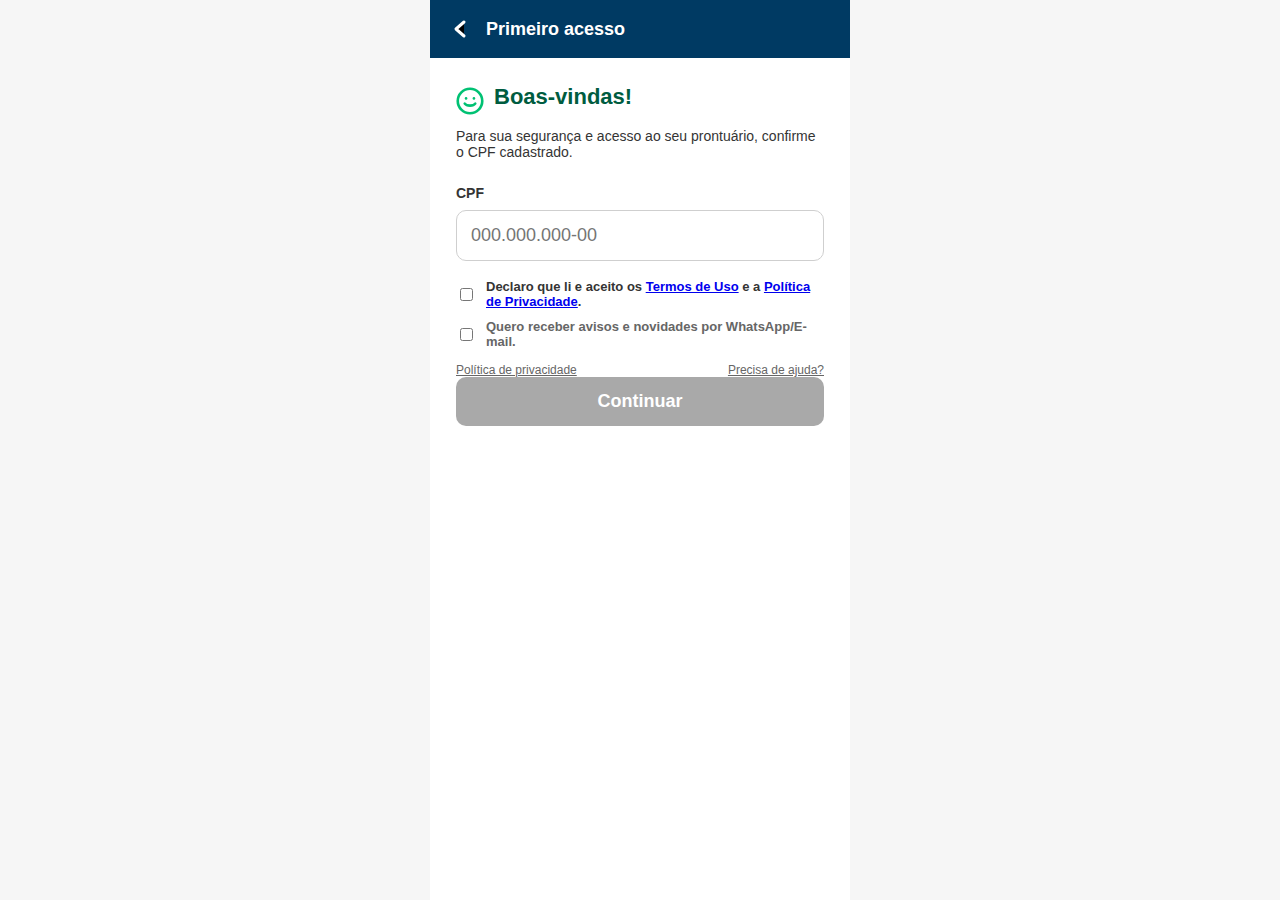
<file: index.html>
<!DOCTYPE html>
<html lang="pt-BR">
<head>
<meta charset="UTF-8">
<meta name="viewport" content="width=device-width, initial-scale=1.0">
<title>Angel Telemed — Primeiro acesso</title>
<link rel="stylesheet" href="assets/css/style.css">
</head>
<body>
<div class="app">
  <div class="topbar">
    <img src="assets/img/icon-back.svg" alt="Voltar" class="back" onclick="history.back()">
    <div class="title">Primeiro acesso</div>
  </div>

  <div class="main">
    <div class="welcome">
      <img src="assets/img/icon-welcome.svg" alt="" width="28" height="28">
      <h1>Boas-vindas!</h1>
    </div>
    <p class="lead">
      Para sua segurança e acesso ao seu prontuário, confirme o CPF cadastrado.
    </p>

    <label for="cpf">CPF</label>
    <input id="cpf" class="input" type="text" placeholder="000.000.000-00" aria-label="Digite seu CPF">
    <div id="cpf-err" class="helper">CPF inválido. Confira os números.</div>

    <!-- Consentimento obrigatório -->
    <div class="row" style="margin-top:18px;">
      <input id="lgpd" type="checkbox">
      <label for="lgpd" style="font-size:13px;">
        Declaro que li e aceito os
        <a href="#" id="open-lgpd">Termos de Uso</a> e a
        <a href="#" id="open-lgpd2">Política de Privacidade</a>.
      </label>
    </div>
    <div id="lgpd-err" class="helper">É necessário aceitar os Termos e Política para continuar.</div>

    <!-- Consentimento opcional -->
    <div class="row" style="margin-top:10px;">
      <input id="optin" type="checkbox">
      <label for="optin" class="muted" style="font-size:13px;">
        Quero receber avisos e novidades por WhatsApp/E-mail.
      </label>
    </div>

    <div class="row" style="margin:14px 0 0;">
      <a href="#" id="lgpd-modal-link" class="muted">Política de privacidade</a>
      <div style="flex:1;"></div>
      <a href="https://wa.me/5500000000000" class="muted">Precisa de ajuda?</a>
    </div>

    <button id="btn-next" class="btn btn-primary" disabled>Continuar</button>
  </div>
</div>

<!-- Modal simples LGPD -->
<div id="lgpd-bg" class="modal-bg">
  <div class="modal">
    <span id="lgpd-close" class="close">×</span>
    <h3>Como usamos seus dados (LGPD)</h3>
    <p>Coletamos CPF para validar elegibilidade e proteger seu acesso clínico. Você pode revogar consentimentos de marketing a qualquer momento.</p>
    <a href="#" target="_blank">Ler política completa</a>
  </div>
</div>

<script type="module">
  import {maskCPF, cpfIsValid, bindLgpdModal} from './assets/js/app.js';

  const cpf = document.getElementById('cpf');
  const errCpf = document.getElementById('cpf-err');
  const btn = document.getElementById('btn-next');
  const lgpd = document.getElementById('lgpd');
  const optin = document.getElementById('optin');
  const errLgpd = document.getElementById('lgpd-err');

  function validate() {
    cpf.value = maskCPF(cpf.value);
    const cpfOk = cpf.value.replace(/\D/g, '').length === 11 && cpfIsValid(cpf.value);
    const lgpdOk = lgpd.checked;

    btn.disabled = !(cpfOk && lgpdOk);

    errCpf.classList.toggle('show', !cpfOk && cpf.value.length >= 14);
    errLgpd.classList.toggle('show', !lgpdOk && cpfOk);

    return cpfOk && lgpdOk;
  }

  cpf.addEventListener('input', validate);
  lgpd.addEventListener('change', validate);
  optin.addEventListener('change', () => {
    console.log('marketing_optin_toggle', { on: optin.checked });
  });

  btn.addEventListener('click', () => {
    if (!validate()) return;
    
    console.log('consent_privacy_accept', { timestamp: Date.now() });
    console.log('onboarding_cpf_submit', { valid: true });

    localStorage.setItem('angel.cpf', cpf.value);
    localStorage.setItem('angel.optin', optin.checked);

    if (cpf.value.startsWith('999')) {
      location.href = 'cpf-nao.html';
    } else {
      location.href = 'cadastro.html';
    }
  });

  bindLgpdModal();
  console.log('onboarding_cpf_view');
</script>
</body>
</html>
</file>
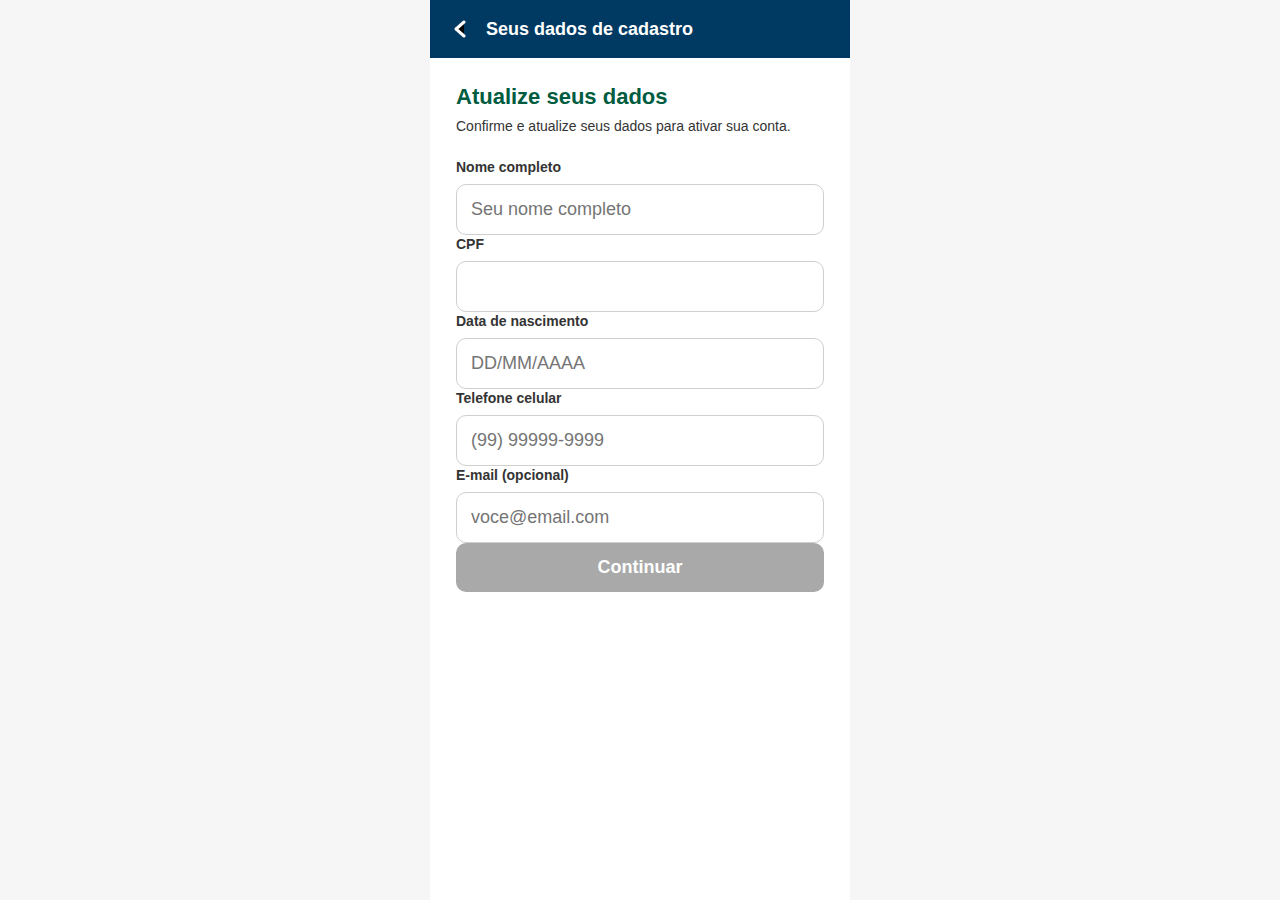
<file: cadastro.html>
<!DOCTYPE html>
<html lang="pt-BR">
<head>
<meta charset="UTF-8">
<meta name="viewport" content="width=device-width, initial-scale=1.0">
<title>Angel Telemed — Seus dados</title>
<link rel="stylesheet" href="assets/css/style.css">
</head>
<body>
<div class="app">
  <div class="topbar">
    <img src="assets/img/icon-back.svg" class="back" onclick="history.back()">
    <div class="title">Seus dados de cadastro</div>
  </div>

  <div class="main">
    <h1>Atualize seus dados</h1>
    <p class="lead">Confirme e atualize seus dados para ativar sua conta.</p>

    <!-- Nome e sobrenome -->
    <label for="nome">Nome completo</label>
    <input id="nome" type="text" placeholder="Seu nome completo" class="input">
    <div id="err-nome" class="helper">Informe nome e sobrenome.</div>

    <!-- CPF readonly -->
    <label for="cpf">CPF</label>
    <input id="cpf" type="text" class="input" readonly>

    <!-- Data de nascimento -->
    <label for="nasc">Data de nascimento</label>
    <input id="nasc" type="text" placeholder="DD/MM/AAAA" class="input">
    <div id="err-nasc" class="helper">Informe uma data válida.</div>

    <!-- Telefone -->
    <label for="phone">Telefone celular</label>
    <input id="phone" type="text" placeholder="(99) 99999-9999" class="input">
    <div id="err-phone" class="helper">Telefone inválido.</div>

    <!-- Email opcional -->
    <label for="email">E-mail (opcional)</label>
    <input id="email" type="email" placeholder="voce@email.com" class="input">
    <div id="err-email" class="helper">Formato de e-mail inválido.</div>

    <button id="btn-next" class="btn btn-primary" disabled>Continuar</button>
  </div>
</div>

<script type="module">
  import {
    maskCPF, cpfIsValid,
    maskPhone, phoneIsValid,
    maskDate, dateIsValid
  } from './assets/js/app.js';

  const nome = document.getElementById('nome');
  const cpf = document.getElementById('cpf');
  const nasc = document.getElementById('nasc');
  const phone = document.getElementById('phone');
  const email = document.getElementById('email');
  const btn = document.getElementById('btn-next');

  cpf.value = localStorage.getItem('angel.cpf') || '';

  function validate() {
    // Nome e Sobrenome
    const nomeOK = nome.value.trim().split(' ').length >= 2;
    document.getElementById('err-nome').classList.toggle('show', !nomeOK);

    // Data válida
    nasc.value = maskDate(nasc.value);
    const nascOK = dateIsValid(nasc.value);
    document.getElementById('err-nasc').classList.toggle('show', !nascOK);

    // Telefone
    phone.value = maskPhone(phone.value);
    const phoneOK = phoneIsValid(phone.value);
    document.getElementById('err-phone').classList.toggle('show', !phoneOK);

    // Email opcional se preenchido
    const emailFilled = email.value.length > 0;
    const emailOK = !emailFilled || /\S+@\S+\.\S+/.test(email.value);
    document.getElementById('err-email').classList.toggle('show', !emailOK);

    btn.disabled = !(nomeOK && nascOK && phoneOK && emailOK);
  }

  nome.addEventListener('input', validate);
  nasc.addEventListener('input', validate);
  phone.addEventListener('input', validate);
  email.addEventListener('input', validate);

  btn.addEventListener('click', () => {
    if (btn.disabled) return;

    localStorage.setItem('angel.nome', nome.value);
    localStorage.setItem('angel.nasc', nasc.value);
    localStorage.setItem('angel.phone', phone.value);
    localStorage.setItem('angel.email', email.value);

    console.log('onboarding_profile_submit', {valid: true});
    location.href = 'otp.html';
  });

  console.log('onboarding_profile_view');
</script>
</body>
</html>
</file>
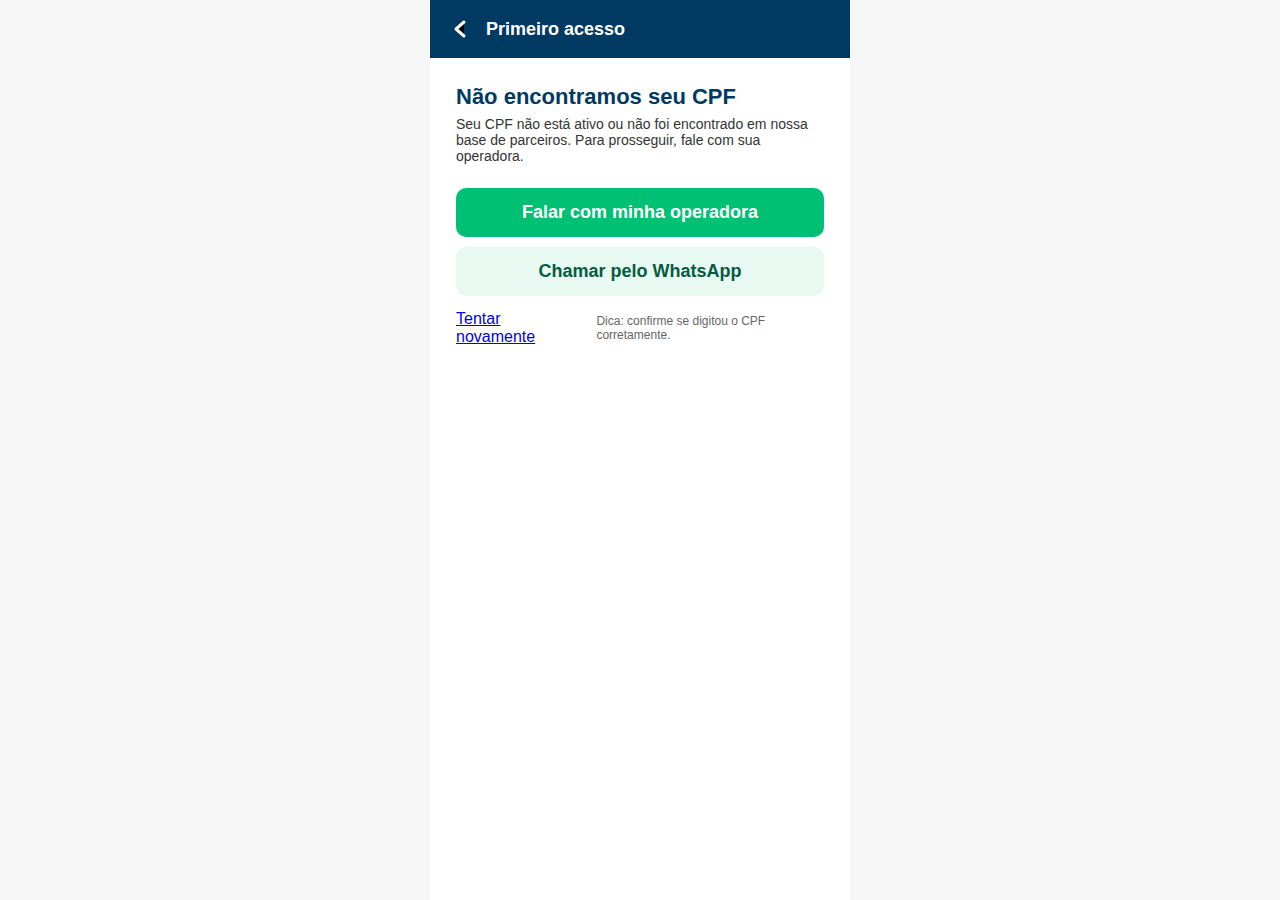
<file: cpf-nao.html>
<!DOCTYPE html>
<html lang="pt-BR">
<head>
<meta charset="utf-8">
<meta name="viewport" content="width=device-width, initial-scale=1.0">
<title>Angel Telemed — Não encontramos seu CPF</title>
<link rel="stylesheet" href="assets/css/style.css">
</head>
<body>
<div class="app">
  <div class="topbar">
    <img src="assets/img/icon-back.svg" class="back" alt="Voltar" onclick="location.href='index.html'">
    <div class="title">Primeiro acesso</div>
  </div>
  <div class="main">
    <h1 style="color:#003A63;margin-bottom:6px">Não encontramos seu CPF</h1>
    <p class="lead">Seu CPF não está ativo ou não foi encontrado em nossa base de parceiros. Para prosseguir, fale com sua operadora.</p>

    <button class="btn btn-primary" onclick="alert('Telefone: 0800 000 000 • Atendimento 08h–18h\nProtocolo gerado: AT-'+Date.now())">Falar com minha operadora</button>
    <button class="btn btn-secondary" style="margin-top:10px" onclick="window.open('https://wa.me/5500000000000?text=Ol%C3%A1%2C%20meu%20CPF%20%C3%A9%20***.***.***-**%20e%20n%C3%A3o%20consigo%20ativar%20o%20app.%20Podem%20me%20ajudar%3F','_blank')">Chamar pelo WhatsApp</button>

    <div class="row" style="margin-top:14px">
      <a href="index.html">Tentar novamente</a>
      <div class="muted" style="margin-left:12px">Dica: confirme se digitou o CPF corretamente.</div>
    </div>
  </div>
</div>
<script>console.log('onboarding_cpf_not_found_view');</script>
</body>
</html>
</file>
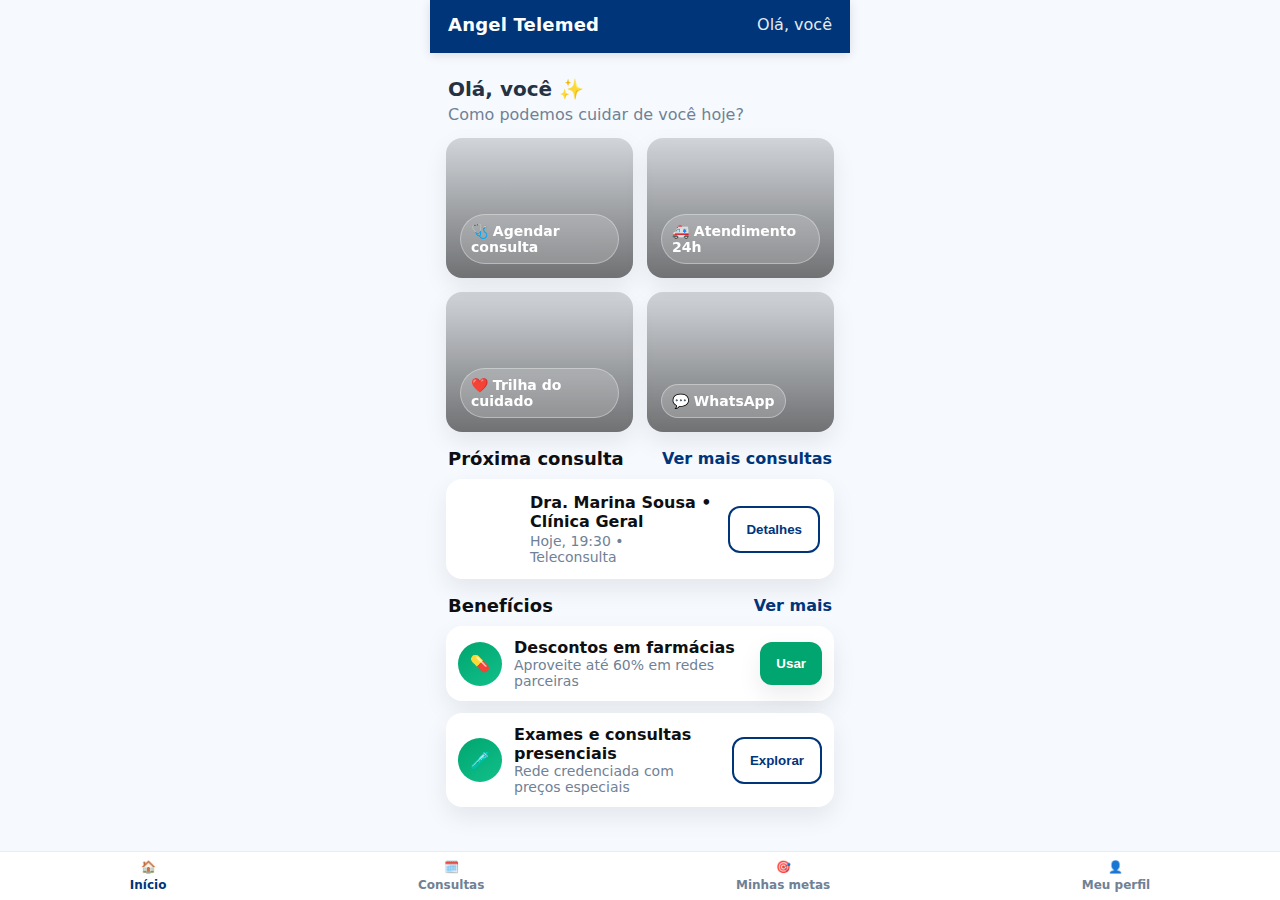
<file: home.html>
<!DOCTYPE html>
<html lang="pt-BR">
<head>
<meta charset="UTF-8" />
<meta name="viewport" content="width=device-width, initial-scale=1.0"/>
<title>Angel Telemed — Início</title>

<!-- ===== Design System (paleta 1) ===== -->
<style>
:root{
  --brand-blue:#00357A;        /* azul profundo */
  --brand-blue-600:#0B427F;
  --brand-green:#00A56F;       /* verde esmeralda */
  --ink:#0D0F12;
  --ink-2:#263141;
  --muted:#708195;
  --bg:#F6FAFF;
  --card:#FFFFFF;
  --shadow:0 10px 24px rgba(13,15,18,.08);
  --radius:16px;
}
*{box-sizing:border-box}
html,body{height:100%}
body{
  margin:0; font-family:system-ui,-apple-system,Segoe UI,Roboto,Helvetica,Arial;
  color:var(--ink); background:var(--bg);
}
.app{max-width:420px;margin:0 auto;min-height:100%;display:flex;flex-direction:column}
.topbar{
  background:var(--brand-blue); color:#fff; padding:14px 18px 18px;
  display:flex; align-items:center; gap:10px; position:sticky; top:0; z-index:40;
  box-shadow:0 2px 10px rgba(0,0,0,.12);
}
.topbar .title{font-size:18px;font-weight:700; letter-spacing:.2px}
.topbar .hello{margin-left:auto; opacity:.9; font-weight:500}
.main{padding:16px 16px 90px}

/* greeting */
.greeting{
  margin:8px 2px 14px; 
  color:var(--ink-2);
}
.greeting h1{font-size:20px;margin:0 0 4px}
.greeting p{margin:0;color:var(--muted)}

/* grid actions */
.grid{
  display:grid; grid-template-columns:1fr 1fr; gap:14px;
}
.card-hero{
  position:relative; height:140px; border-radius:var(--radius); overflow:hidden;
  color:#fff; box-shadow:var(--shadow); cursor:pointer; isolation:isolate;
}
.card-hero .bg{
  position:absolute; inset:0; background-size:cover; background-position:center;
  transform:scale(1.02);
}
.card-hero::after{
  content:""; position:absolute; inset:0;
  background:linear-gradient(180deg, rgba(0,0,0,.15) 0%, rgba(0,0,0,.55) 100%);
  z-index:0;
}
.card-hero .label{
  position:absolute; left:14px; bottom:14px; right:14px; z-index:1;
  display:flex; align-items:center; gap:10px;
}
.badge{
  background:rgba(255,255,255,.18); border:1px solid rgba(255,255,255,.35);
  backdrop-filter: blur(6px);
  color:#fff; padding:8px 10px; border-radius:999px; font-weight:600; font-size:14px;
}

/* section headers */
.section-h{
  margin:18px 2px 10px; display:flex; align-items:center; justify-content:space-between;
}
.section-h h2{margin:0; font-size:18px}
.link{color:var(--brand-blue); font-weight:600; text-decoration:none}

/* upcoming appointment */
.appointment{
  background:var(--card); border-radius:var(--radius); padding:14px; box-shadow:var(--shadow);
  display:flex; gap:14px; align-items:center;
}
.appointment .avatar{
  width:56px;height:56px;border-radius:14px;background-size:cover;background-position:center;
}
.appointment .meta{flex:1}
.meta .title{font-weight:700;margin:0 0 2px}
.meta .sub{margin:0;color:var(--muted);font-size:14px}

/* benefits */
.benefit{
  background:var(--card); border-radius:var(--radius); padding:12px; display:flex; gap:12px; align-items:center;
  box-shadow:var(--shadow);
}
.benefit .icon{
  width:44px;height:44px;border-radius:50%; background:linear-gradient(145deg, var(--brand-green), #12c08a);
  display:flex; align-items:center; justify-content:center; color:#fff; font-weight:800;
}
.benefit .txt{flex:1}
.benefit .txt .t{margin:0;font-weight:700}
.benefit .txt .s{margin:0;color:var(--muted); font-size:14px}

/* buttons */
.btn{
  appearance:none; border:0; border-radius:12px; padding:14px 16px; font-weight:700; cursor:pointer;
}
.btn-primary{background:var(--brand-green); color:#fff; box-shadow:var(--shadow)}
.btn-outline{background:#fff; color:var(--brand-blue); border:2px solid var(--brand-blue)}

/* bottom navigation */
.nav{
  position:fixed; left:0; right:0; bottom:0; z-index:50; background:#fff; border-top:1px solid #E6EDF7;
  display:flex; justify-content:space-around; padding:8px 4px;
}
.nav .item{
  display:flex; flex-direction:column; align-items:center; gap:4px; color:var(--muted); text-decoration:none;
  font-size:12px; font-weight:600;
}
.nav .item.active{ color:var(--brand-blue) }

/* modal */
.modal-backdrop{
  position:fixed; inset:0; background:rgba(5,10,20,.48); display:none; align-items:flex-end; justify-content:center; z-index:100;
}
.modal{background:#fff; width:100%; max-width:420px; border-top-left-radius:18px; border-top-right-radius:18px; padding:18px 16px 18px}
.modal h3{margin:0 0 6px}
.modal p{margin:6px 0 14px; color:var(--ink-2)}
.modal .close{width:100%; padding:12px; border-radius:10px; border:1px solid #DDE6F2; background:#fff; font-weight:700}
.modal-backdrop.show{display:flex}

/* tiny helpers */
.mt8{margin-top:8px}.mt12{margin-top:12px}.mt16{margin-top:16px}
</style>
</head>

<body>
<div class="app">
  <!-- Topbar -->
  <div class="topbar">
    <div class="title">Angel Telemed</div>
    <div class="hello" id="hello-name">Olá!</div>
  </div>

  <!-- Main -->
  <div class="main">

    <!-- Greeting -->
    <div class="greeting">
      <h1 id="greet-title">Olá 👋</h1>
      <p>Como podemos cuidar de você hoje?</p>
    </div>

    <!-- Grid 2x2 de Ações (cards fotográficos) -->
    <div class="grid">
      <div class="card-hero" data-modal="m-agendar">
        <div class="bg" style="background-image:url('https://images.unsplash.com/photo-1582750433449-648ed127bb54?q=80&w=1200&auto=format&fit=crop');"></div>
        <div class="label"><span class="badge">🩺 Agendar consulta</span></div>
      </div>

      <div class="card-hero" data-modal="m-24h">
        <div class="bg" style="background-image:url('https://images.unsplash.com/photo-1576765608610-4d02b3b9cc3f?q=80&w=1200&auto=format&fit=crop');"></div>
        <div class="label"><span class="badge">🚑 Atendimento 24h</span></div>
      </div>

      <div class="card-hero" data-modal="m-trilha">
        <div class="bg" style="background-image:url('https://images.unsplash.com/photo-1554734867-bf3c0c0a1f4c?q=80&w=1200&auto=format&fit=crop');"></div>
        <div class="label"><span class="badge">❤️ Trilha do cuidado</span></div>
      </div>

      <div class="card-hero" data-modal="m-whats">
        <div class="bg" style="background-image:url('https://images.unsplash.com/photo-1513530176992-0cf39c4cbed4?q=80&w=1200&auto=format&fit=crop');"></div>
        <div class="label"><span class="badge">💬 WhatsApp</span></div>
      </div>
    </div>

    <!-- Próxima consulta -->
    <div class="section-h mt16">
      <h2>Próxima consulta</h2>
      <a href="#" class="link" id="ver-mais">Ver mais consultas</a>
    </div>

    <div class="appointment">
      <div class="avatar" style="background-image:url('https://images.pexels.com/photos/8460094/pexels-photo-8460094.jpeg?auto=compress&cs=tinysrgb&w=1200');"></div>
      <div class="meta">
        <p class="title">Dra. Marina Sousa • Clínica Geral</p>
        <p class="sub">Hoje, 19:30 • Teleconsulta</p>
      </div>
      <button class="btn btn-outline" onclick="openModal('m-consulta')">Detalhes</button>
    </div>

    <!-- Benefícios -->
    <div class="section-h mt16">
      <h2>Benefícios</h2>
      <a href="#" class="link" id="mais-beneficios">Ver mais</a>
    </div>

    <div class="benefit mt8">
      <div class="icon">💊</div>
      <div class="txt">
        <p class="t">Descontos em farmácias</p>
        <p class="s">Aproveite até 60% em redes parceiras</p>
      </div>
      <button class="btn btn-primary" onclick="openModal('m-beneficios')">Usar</button>
    </div>

    <div class="benefit mt12">
      <div class="icon">🧪</div>
      <div class="txt">
        <p class="t">Exames e consultas presenciais</p>
        <p class="s">Rede credenciada com preços especiais</p>
      </div>
      <button class="btn btn-outline" onclick="openModal('m-beneficios2')">Explorar</button>
    </div>
  </div>

  <!-- Bottom Navigation -->
  <nav class="nav">
    <a class="item active" href="#">
      <span>🏠</span><span>Início</span>
    </a>
    <a class="item" href="#" onclick="openModal('m-menu-consultas')">
      <span>🗓️</span><span>Consultas</span>
    </a>
    <a class="item" href="#" onclick="openModal('m-metas')">
      <span>🎯</span><span>Minhas metas</span>
    </a>
    <a class="item" href="#" onclick="openModal('m-perfil')">
      <span>👤</span><span>Meu perfil</span>
    </a>
  </nav>
</div>

<!-- ===== Modais ===== -->
<div class="modal-backdrop" id="modal">
  <div class="modal" id="modal-content">
    <h3 id="modal-title">Título</h3>
    <p id="modal-body">Texto</p>
    <button class="close" onclick="closeModal()">Fechar</button>
  </div>
</div>

<!-- ===== Scripts ===== -->
<script>
// Saudação personalizada
(function(){
  const nome = (localStorage.getItem('angel.nome')||'').trim();
  const primeiro = nome ? nome.split(' ')[0] : 'você';
  document.getElementById('hello-name').textContent = `Olá, ${primeiro}`;
  document.getElementById('greet-title').textContent = `Olá, ${primeiro} ✨`;
})();

// Modal controller
const modal = document.getElementById('modal');
const title = document.getElementById('modal-title');
const body = document.getElementById('modal-body');
function openModal(key){
  const copy = {
    'm-agendar': {
      t:'Agendar consulta',
      b:'Marque teleconsultas em minutos. Escolha especialidade, data e horário — com confirmação por SMS/WhatsApp.'
    },
    'm-24h': {
      t:'Atendimento 24 horas',
      b:'Médico online 24/7 para urgências leves. Acolhimento imediato e prescrição digital quando necessário.'
    },
    'm-trilha': {
      t:'Trilha do cuidado',
      b:'Planos personalizados de acompanhamento (sono, estresse, hipertensão, perda de peso) com metas e check-ins.'
    },
    'm-whats': {
      t:'Atendimento por WhatsApp',
      b:'Prefere falar pelo WhatsApp? Tire dúvidas, solicite agendamentos e receba notificações por lá.'
    },
    'm-consulta': {
      t:'Detalhes da consulta',
      b:'Dra. Marina Sousa (Clínica Geral). Hoje, 19:30 — Teleconsulta via vídeo. Documentos e receituário no app após o atendimento.'
    },
    'm-beneficios': {
      t:'Descontos em farmácias',
      b:'Até 60% em medicamentos nas redes parceiras. Mostre seu ID Angel Telemed no caixa para aplicar o benefício.'
    },
    'm-beneficios2': {
      t:'Mais benefícios',
      b:'Rede credenciada com condições especiais para consultas presenciais, exames e terapias complementares.'
    },
    'm-menu-consultas':{
      t:'Minhas consultas',
      b:'Veja histórico, reagende ou cancele. Em breve: checagem pré-consulta e atalho para sala de vídeo.'
    },
    'm-metas':{
      t:'Minhas metas',
      b:'Acompanhe objetivos da sua trilha (passos, sono, humor, PA). Notificações inteligentes lembram os próximos passos.'
    },
    'm-perfil':{
      t:'Meu perfil',
      b:'Atualize dados pessoais, preferências de notificação, LGPD/consentimentos e segurança de acesso.'
    }
  }[key] || {t:'Angel Telemed', b:'Conteúdo em breve.'};

  title.textContent = copy.t;
  body.textContent = copy.b;
  modal.classList.add('show');
}
function closeModal(){ modal.classList.remove('show'); }
modal.addEventListener('click', (e)=>{ if(e.target===modal) closeModal(); });

// Bind cards to modals
document.querySelectorAll('.card-hero').forEach(el=>{
  el.addEventListener('click', ()=> openModal(el.dataset.modal));
});

// CTAs de “Ver mais”
document.getElementById('ver-mais').addEventListener('click', (e)=>{ e.preventDefault(); openModal('m-menu-consultas'); });
document.getElementById('mais-beneficios').addEventListener('click', (e)=>{ e.preventDefault(); openModal('m-beneficios2'); });
</script>
</body>
</html>
</file>
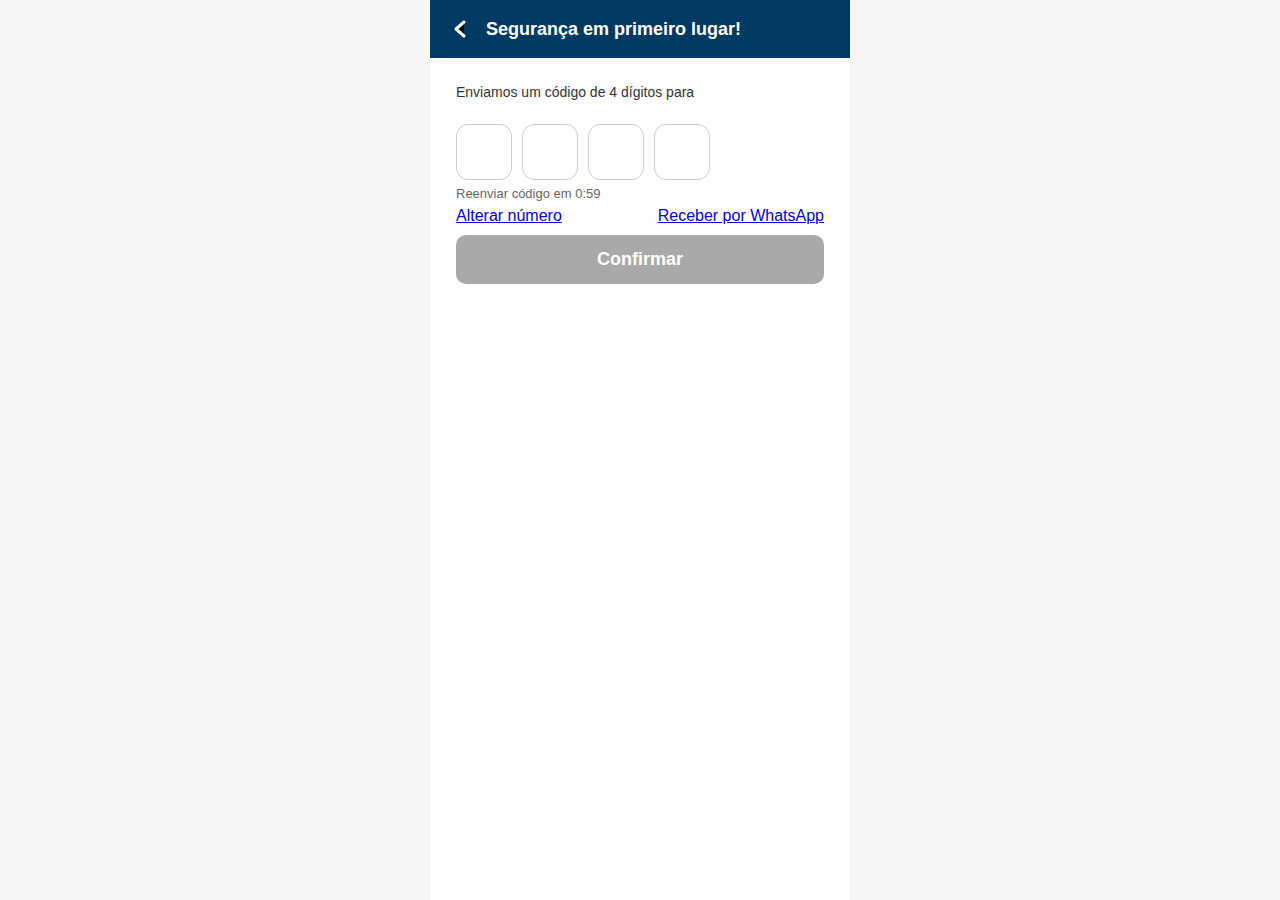
<file: otp.html>
<!DOCTYPE html>
<html lang="pt-BR">
<head>
<meta charset="utf-8">
<meta name="viewport" content="width=device-width, initial-scale=1.0">
<title>Angel Telemed — Verificação</title>
<link rel="stylesheet" href="assets/css/style.css">
</head>
<body>
<div class="app">
  <div class="topbar">
    <img src="assets/img/icon-back.svg" class="back" alt="Voltar" onclick="history.back()">
    <div class="title">Segurança em primeiro lugar!</div>
  </div>
  <div class="main">
    <p class="lead">Enviamos um código de 4 dígitos para <span id="mask"></span></p>

    <div class="otp">
      <input inputmode="numeric" maxlength="1">
      <input inputmode="numeric" maxlength="1">
      <input inputmode="numeric" maxlength="1">
      <input inputmode="numeric" maxlength="1">
    </div>

    <div class="timer" id="resend">Reenviar código em 0:59</div>

    <div class="row">
      <a href="#" id="change">Alterar número</a>
      <div style="flex:1"></div>
      <a href="#" id="fallback">Receber por WhatsApp</a>
    </div>

    <button id="btn-otp" class="btn btn-primary" disabled>Confirmar</button>
  </div>
</div>

<script type="module">
  import {bindOTP} from './assets/js/app.js';
  const phone = (localStorage.getItem('angel.phone')||'(00) 00000-0000').replace(/\d(?=\d{4})/g,'*');
  document.getElementById('mask').textContent = phone;
  bindOTP();

  document.getElementById('change').addEventListener('click', e=>{
    e.preventDefault(); const novo = prompt('Atualize o número com DDD:','(48) 99999-9999');
    if(novo){ localStorage.setItem('angel.phone', novo); alert('Número atualizado! Reenviamos o código.'); location.reload(); }
  });
  document.getElementById('fallback').addEventListener('click', e=>{
    e.preventDefault(); window.open('https://wa.me/5500000000000?text=Quero%20receber%20o%20c%C3%B3digo%20por%20WhatsApp','_blank');
  });

  document.getElementById('btn-otp').addEventListener('click', ()=> location.href='senha.html');
  console.log('otp_view',{masked_phone:phone});
</script>
</body>
</html>
</file>
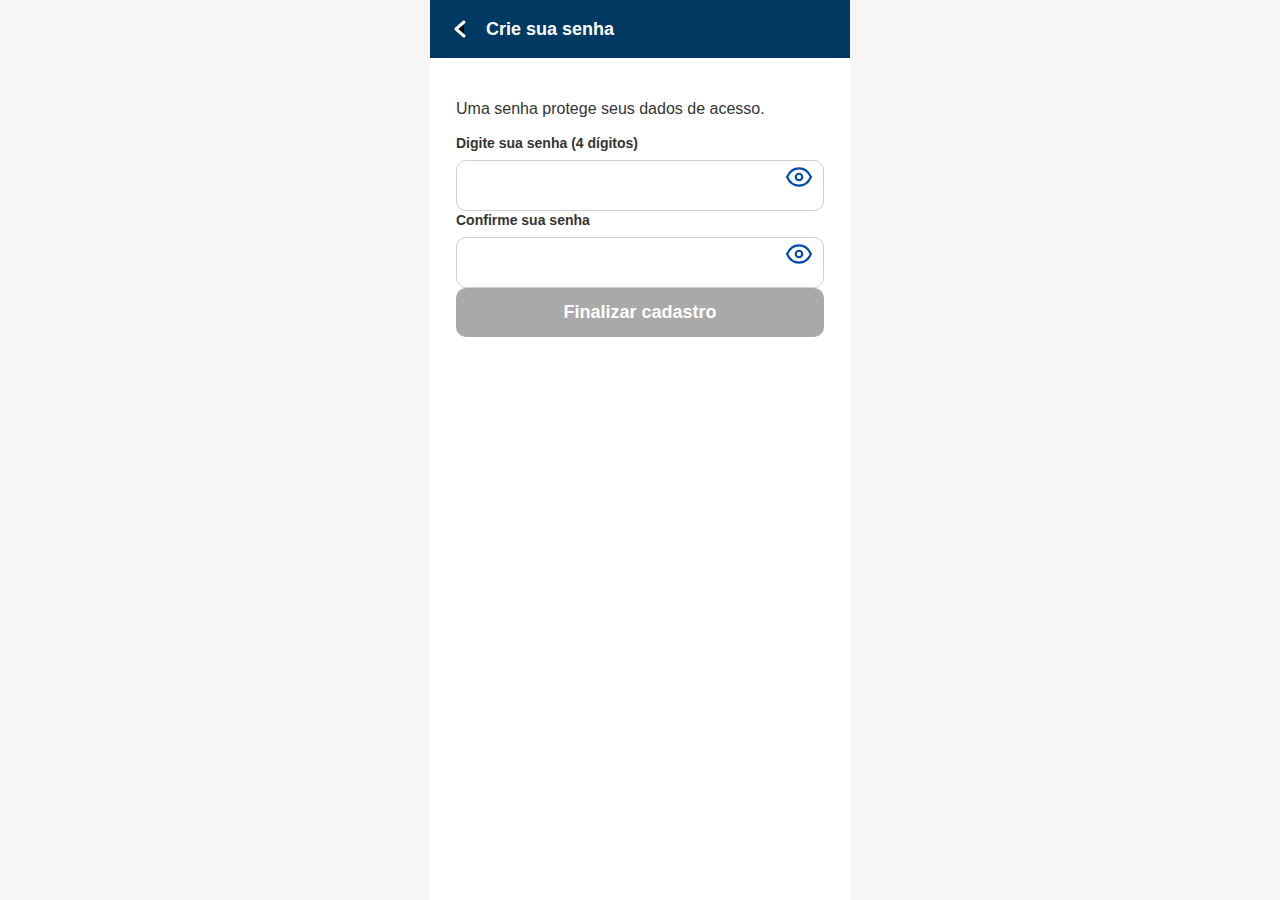
<file: senha.html>
<!DOCTYPE html>
<html lang="pt-BR">
<head>
<meta charset="UTF-8">
<meta name="viewport" content="width=device-width, initial-scale=1.0">
<title>Angel Telemed — Criar senha</title>
<link rel="stylesheet" href="assets/css/style.css">

<style>
  .error {
    color: #c0392b;
    font-size: 14px;
    margin-top: 6px;
    display: none;
  }
  .show { display: block; }

  .password-box {
    position: relative;
    width: 100%;
  }
  .eye {
    cursor: pointer;
    width: 26px;
    height: 26px;
    position: absolute;
    top: 12px;
    right: 12px;
  }

  /* ✅ NOVO — Modal premium */
  .modal-bg{
    position:fixed;inset:0;background:rgba(0,0,0,.65);
    display:none;align-items:center;justify-content:center;z-index:9999;
  }
  .modal{
    width:240px;height:240px;background:#ffffff;border-radius:22px;
    display:flex;flex-direction:column;align-items:center;justify-content:center;
    gap:20px;position:relative;overflow:hidden;padding:20px;
    text-align:center;
  }
  .loader{
    width:120px;height:120px;border-radius:50%;
    background: radial-gradient(circle at center, #00A56F 0%, #2BE3AE 95%);
    animation:pulseA 1.5s infinite ease-in-out;
    box-shadow:0 0 28px rgba(2,165,111,.55),
               0 0 60px rgba(2,165,111,.28);
  }
  @keyframes pulseA {
    0% {transform:scale(.9); opacity:.45}
    50% {transform:scale(1.1); opacity:1}
    100% {transform:scale(.9); opacity:.45}
  }
  #loadMsg{
    font-weight:700;font-size:16px;color:#00357A;
  }
</style>

</head>
<body>

<div class="app">
  <div class="topbar">
    <img src="assets/img/icon-back.svg" class="back" onclick="history.back()">
    <div class="title">Crie sua senha</div>
  </div>

  <div class="main">

    <p>Uma senha protege seus dados de acesso.</p>

    <label for="pass1">Digite sua senha (4 dígitos)</label>
    <div class="password-box">
      <input id="pass1" type="password" maxlength="4" inputmode="numeric" class="input">
      <img id="eye1" class="eye" src="assets/img/icon-eye.svg" alt="Mostrar/ocultar">
    </div>

    <label for="pass2">Confirme sua senha</label>
    <div class="password-box">
      <input id="pass2" type="password" maxlength="4" inputmode="numeric" class="input">
      <img id="eye2" class="eye" src="assets/img/icon-eye.svg" alt="Mostrar/ocultar">
    </div>

    <div id="err" class="error"></div>

    <button id="btn-final" class="btn btn-primary" disabled>Finalizar cadastro</button>

  </div>
</div>

<!-- ✅ NOVO — Modal Energia Vital -->
<div id="loadingModal" class="modal-bg">
  <div class="modal">
    <div class="loader"></div>
    <div id="loadMsg">Configurando sua proteção digital…</div>
  </div>
</div>

<script>
  const p1 = document.getElementById("pass1");
  const p2 = document.getElementById("pass2");
  const eye1 = document.getElementById("eye1");
  const eye2 = document.getElementById("eye2");
  const err = document.getElementById("err");
  const btn = document.getElementById("btn-final");

  let passHistory = JSON.parse(localStorage.getItem("angel.passwordHistory") || "[]");

  function togglePassword(input, icon) {
    if (input.type === "password") {
      input.type = "text";
      icon.src = "assets/img/icon-eye-off.svg";
    } else {
      input.type = "password";
      icon.src = "assets/img/icon-eye.svg";
    }
  }

  eye1.addEventListener("click", () => togglePassword(p1, eye1));
  eye2.addEventListener("click", () => togglePassword(p2, eye2));

  function validate() {
    const v1 = p1.value.trim();
    const v2 = p2.value.trim();

    btn.disabled = true;
    err.classList.remove("show");

    if (!/^\d{4}$/.test(v1)) {
      err.textContent = "A senha deve conter exatamente 4 números.";
      err.classList.add("show");
      return;
    }

    if (v1 !== v2) {
      err.textContent = "As senhas não coincidem.";
      err.classList.add("show");
      return;
    }

    if (passHistory.includes(v1)) {
      err.textContent = "Você já usou esta senha recentemente. Escolha outra.";
      err.classList.add("show");
      return;
    }

    err.classList.remove("show");
    btn.disabled = false;
  }

  p1.addEventListener("input", validate);
  p2.addEventListener("input", validate);

  /* ✅ NOVO — Modal + Timer + Redirect */
  function showLoadingModal(){
    const modal = document.getElementById("loadingModal");
    const msg = document.getElementById("loadMsg");
    modal.style.display = "flex";

    let texts = [
      "Configurando sua proteção digital…",
      "Preparando seu cuidado com tecnologia…",
      "Organizando seus dados com segurança…",
      "Prontuário pronto para te receber…"
    ];

    let i = 0;
    const step = setInterval(()=>{
      msg.textContent = texts[i];
      i++;
      if(i === texts.length){
        clearInterval(step);
        setTimeout(()=>{
          window.location.href = "conclusao.html";
        }, 600);
      }
    }, 800);
  }

  btn.addEventListener("click", () => {
    const novaSenha = p1.value.trim();

    passHistory.unshift(novaSenha);
    passHistory = passHistory.slice(0, 2);
    localStorage.setItem("angel.passwordHistory", JSON.stringify(passHistory));
    localStorage.setItem("angel.password", novaSenha);

    console.log("password_submit", { success: true });

    showLoadingModal(); // ✅ CHAMA O MODAL AQUI
  });
</script>

</body>
</html>
</file>
<file: assets/css/style.css>
/* ---------- Angel Telemed • Design System (starter) ---------- */
:root{
  --brand-green:#00C173;
  --brand-green-dark:#008E57;
  --brand-blue:#003A63;
  --bg:#F6F6F6;
  --white:#FFFFFF;
  --text:#343434;
  --border:#CFCFCF;
  --error:#D92D20;
  --radius:10px;
  --maxw:420px;
}
*{box-sizing:border-box}
html,body{margin:0;padding:0;background:var(--bg);font-family:Arial,Helvetica,sans-serif;color:var(--text)}
.app{max-width:var(--maxw);height:100vh;margin:auto;background:var(--white);display:flex;flex-direction:column}

/* Topbar */
.topbar{background:var(--brand-blue);color:#fff;display:flex;align-items:center;gap:12px;padding:16px 18px;font-weight:700}
.topbar .title{font-size:18px}
.topbar .back{width:26px;height:26px;cursor:pointer}

/* Conteúdo */
.main{padding:26px;flex:1;overflow:auto}
h1{font-size:22px;margin:0 0 8px 0;color:#005C40}
p.lead{margin:0 0 24px 0;font-size:14px}

/* Form controls */
label{font-size:14px;font-weight:600}
.input{width:100%;padding:14px;border:1px solid var(--border);border-radius:var(--radius);font-size:18px;margin-top:8px}
.input.error{border-color:var(--error)}
.helper{font-size:12px;color:var(--error);margin-top:6px;display:none}
.helper.show{display:block}

/* Botões */
.btn{width:100%;border:none;border-radius:var(--radius);padding:14px;font-size:18px;font-weight:700;cursor:pointer}
.btn-primary{background:var(--brand-green);color:#fff}
.btn-primary:disabled{background:#A9A9A9;cursor:not-allowed}
.btn-secondary{background:#E7F9F1;color:#055C40}

/* Linhas e microcopy */
.row{display:flex;align-items:center;gap:10px;margin-bottom:10px}
.muted{font-size:12px;color:#666}

/* Welcome chip */
.welcome{display:flex;align-items:center;gap:10px;font-weight:700;color:#005C40;margin-bottom:10px}

/* OTP */
.otp{display:flex;gap:10px;margin:10px 0 6px}
.otp input{width:56px;height:56px;text-align:center;font-size:24px;border:1px solid var(--border);border-radius:12px}
.timer{font-size:13px;color:#666;margin:6px 0}

/* Password meter */
.requirements{margin-top:10px;font-size:13px}
.requirements li{margin-bottom:6px}
.ok{color:#00A34D}
.no{color:#D92D20}
.meter{height:8px;border-radius:6px;background:#eee;margin-top:8px;overflow:hidden}
.meter > div{height:100%;width:0;background:var(--brand-green);transition:width .2s}

/* Modal LGPD */
.modal-bg{position:fixed;inset:0;background:rgba(0,0,0,.35);display:none;justify-content:center;align-items:flex-end}
.modal{background:#fff;max-width:var(--maxw);width:100%;border-top-left-radius:16px;border-top-right-radius:16px;padding:18px}
.modal h3{margin:0 0 8px 0}
.modal .close{float:right;cursor:pointer;font-size:22px}
.modal.show{display:flex}

/* Acessibilidade foco */
:focus{outline:2px solid var(--brand-green-dark);outline-offset:2px}
</file>
